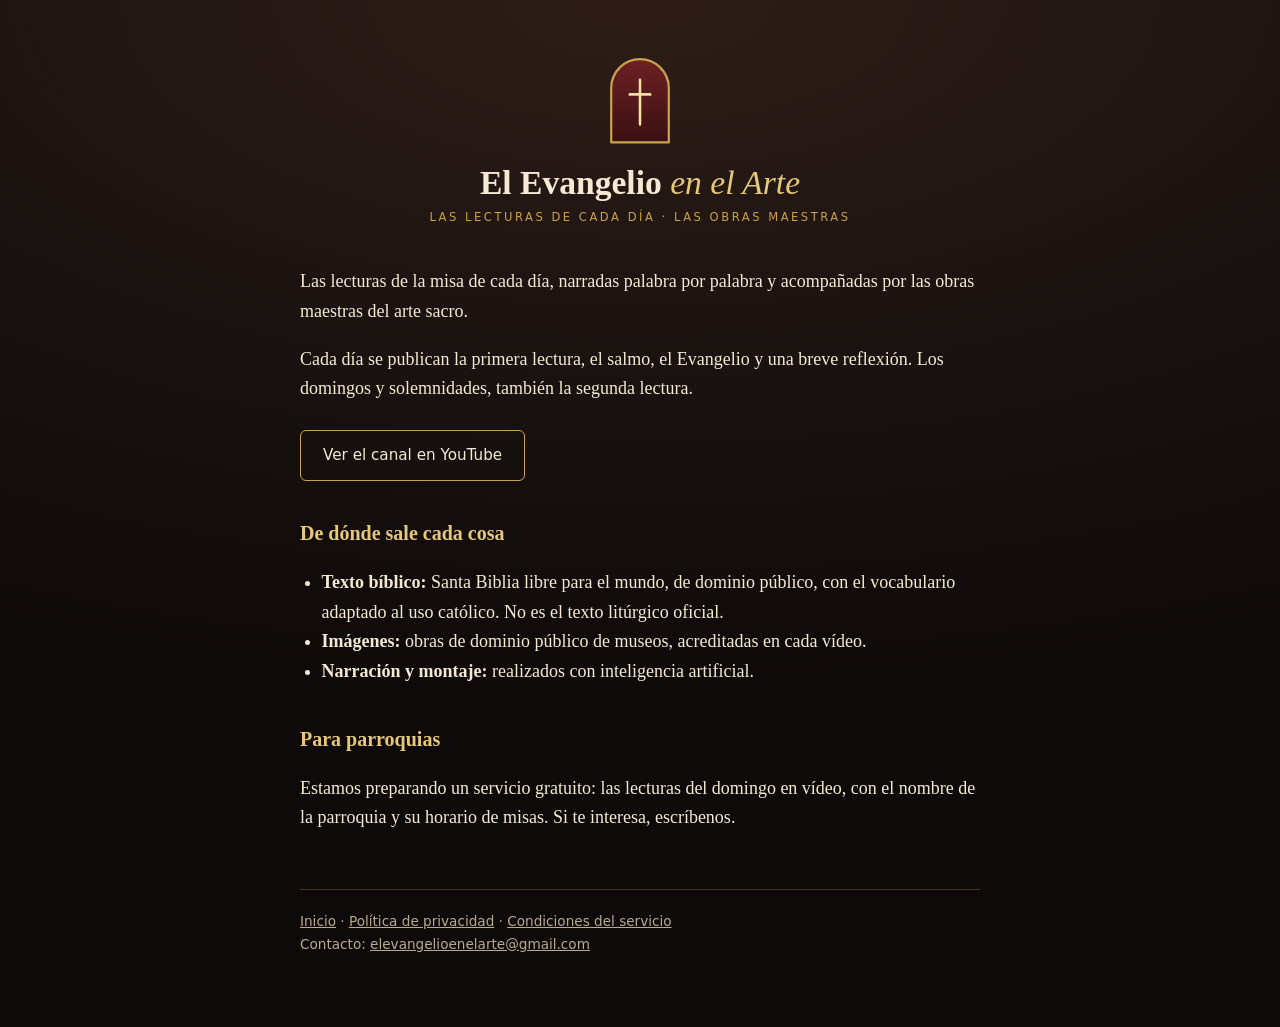
<file: index.html>
<!doctype html>
<html lang="es">
<head>
<meta charset="utf-8">
<meta name="viewport" content="width=device-width, initial-scale=1">
<title>El Evangelio en el Arte</title>
<meta name="description" content="Las lecturas de la misa de cada día, narradas sobre las obras maestras del arte sacro.">
<style>
:root{--tinta:#14100e;--tinta2:#241813;--oro:#c9a24b;--oro2:#e6c878;--perg:#f4ead4;--gris:#b9ab93}
*{box-sizing:border-box}
html{background:#0e0a09}
body{margin:0;min-height:100vh;background:radial-gradient(ellipse 120% 700px at 50% 0%,#2e1d17 0%,#17110f 60%,#0e0a09 100%) no-repeat #0e0a09;color:var(--perg);
font-family:Georgia,'Times New Roman',serif;line-height:1.65;font-size:18px}
main{max-width:720px;margin:0 auto;padding:56px 20px 72px}
header{text-align:center;margin-bottom:40px}
.marca{width:64px;height:auto;display:block;margin:0 auto 18px}
h1{font-size:2.1rem;line-height:1.15;margin:0 0 6px;font-weight:600}
h1 em{color:var(--oro2);font-weight:500}
.lema{font-family:system-ui,-apple-system,'Segoe UI',sans-serif;text-transform:uppercase;letter-spacing:.22em;font-size:.72rem;color:var(--oro)}
h2{font-size:1.25rem;color:var(--oro2);margin:36px 0 8px;font-weight:600}
p,li{color:var(--perg)}
a{color:var(--oro2)}
ul{padding-left:1.2em}
.boton{display:inline-block;margin-top:8px;padding:12px 22px;border:1px solid var(--oro);border-radius:6px;text-decoration:none;color:var(--perg);font-family:system-ui,sans-serif;font-size:.95rem}
footer{margin-top:56px;padding-top:20px;border-top:1px solid rgba(201,162,75,.3);font-family:system-ui,sans-serif;font-size:.85rem;color:var(--gris)}
footer a{color:var(--gris)}
</style>
</head>
<body>
<main>
<header>
<svg class="marca" viewBox="0 0 200 280" role="img" aria-label="Emblema de El Evangelio en el Arte" xmlns="http://www.w3.org/2000/svg"><defs><linearGradient id="ox" x1="0" y1="0" x2="0" y2="1"><stop offset="0" stop-color="#6d2023"/><stop offset="1" stop-color="#3a1012"/></linearGradient></defs><path d="M10 270V100A90 90 0 0 1 190 100V270Z" fill="url(#ox)" stroke="#c9a24b" stroke-width="7" stroke-linejoin="round"/><path d="M100 74V214M68 120H132" stroke="#f3dfa6" stroke-width="8" stroke-linecap="round"/></svg>
<h1>El Evangelio <em>en el Arte</em></h1>
<div class="lema">Las lecturas de cada día · Las obras maestras</div>
</header>

<p>Las lecturas de la misa de cada día, narradas palabra por palabra y acompañadas por las obras maestras del arte sacro.</p>
<p>Cada día se publican la primera lectura, el salmo, el Evangelio y una breve reflexión. Los domingos y solemnidades, también la segunda lectura.</p>
<p><a class="boton" href="https://www.youtube.com/@ElEvangelioenelArte">Ver el canal en YouTube</a></p>

<h2>De dónde sale cada cosa</h2>
<ul>
<li><strong>Texto bíblico:</strong> Santa Biblia libre para el mundo, de dominio público, con el vocabulario adaptado al uso católico. No es el texto litúrgico oficial.</li>
<li><strong>Imágenes:</strong> obras de dominio público de museos, acreditadas en cada vídeo.</li>
<li><strong>Narración y montaje:</strong> realizados con inteligencia artificial.</li>
</ul>

<h2>Para parroquias</h2>
<p>Estamos preparando un servicio gratuito: las lecturas del domingo en vídeo, con el nombre de la parroquia y su horario de misas. Si te interesa, escríbenos.</p>

<footer><a href="./">Inicio</a> · <a href="privacidad.html">Política de privacidad</a> · <a href="condiciones.html">Condiciones del servicio</a><br>Contacto: <a href="mailto:elevangelioenelarte@gmail.com">elevangelioenelarte@gmail.com</a></footer>
</main>
</body>
</html>
</file>
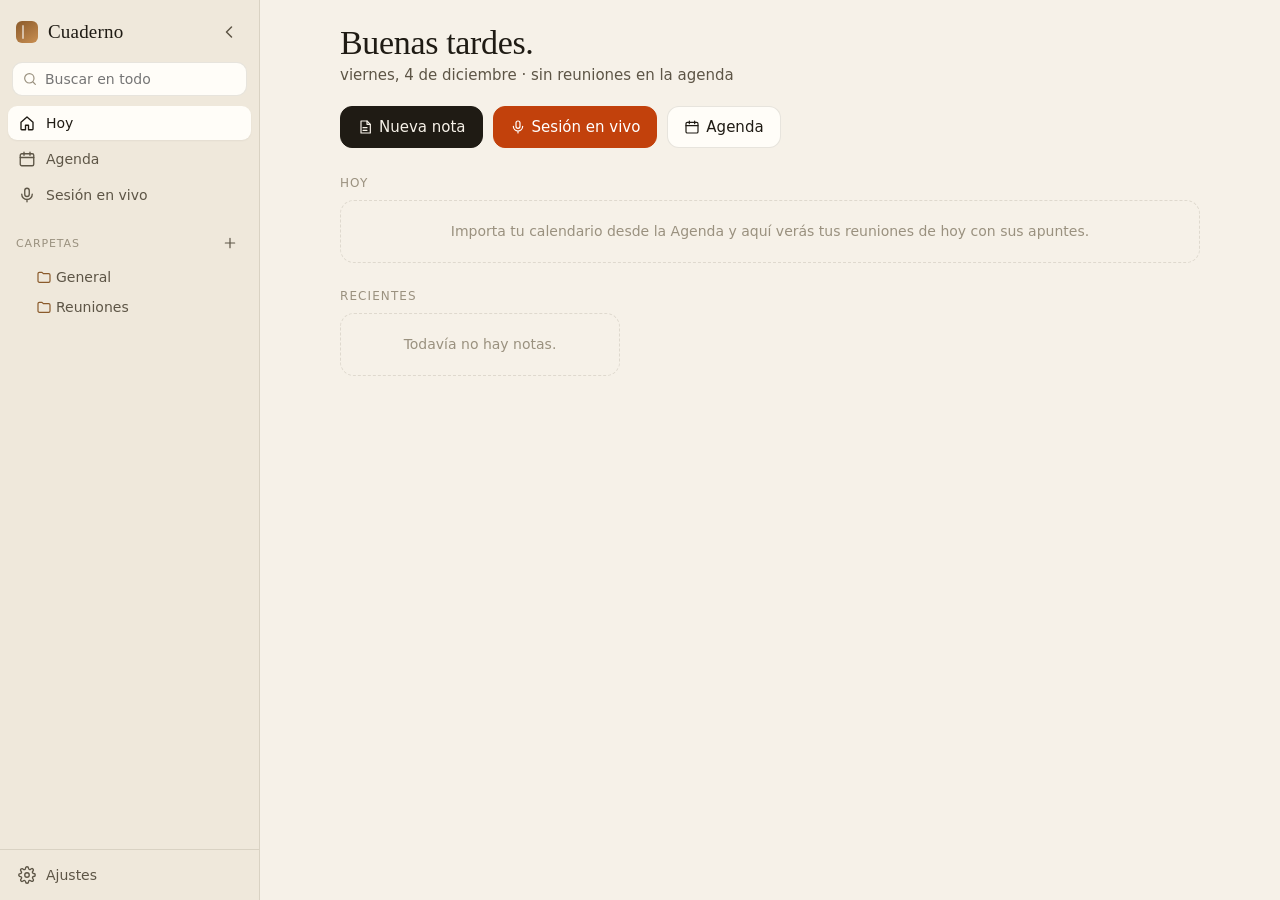
<file: cuaderno/index.html>
<!doctype html>
<html lang="es">
<head>
<meta charset="utf-8">
<title>Cuaderno</title>
<meta name="viewport" content="width=device-width, initial-scale=1, viewport-fit=cover, user-scalable=no">
<meta name="apple-mobile-web-app-capable" content="yes">
<meta name="mobile-web-app-capable" content="yes">
<meta name="apple-mobile-web-app-status-bar-style" content="default">
<meta name="apple-mobile-web-app-title" content="Cuaderno">
<meta name="theme-color" content="#f6f1e8" media="(prefers-color-scheme: light)">
<meta name="theme-color" content="#17150f" media="(prefers-color-scheme: dark)">
<meta name="description" content="Cuaderno con Apple Pencil, carpetas, conversión de manuscrito a texto, sesiones en vivo con transcripción y secretario con Claude.">
<link rel="manifest" href="manifest.webmanifest">
<link rel="apple-touch-icon" href="icons/icon-180.png">
<link rel="icon" type="image/png" sizes="192x192" href="icons/icon-192.png">
<link rel="stylesheet" href="app.css">
</head>
<body>
<div id="app" class="app" data-view="home">

  <!-- ===== Barra lateral ===== -->
  <aside class="sidebar" id="sidebar">
    <div class="sidebar-head">
      <div class="brand">
        <span class="brand-mark"></span>
        <span class="brand-name">Cuaderno</span>
      </div>
      <button class="icon-btn" id="btn-sidebar-close" title="Ocultar">
        <svg viewBox="0 0 24 24"><path d="M15 6l-6 6 6 6"/></svg>
      </button>
    </div>

    <div class="search-wrap">
      <svg viewBox="0 0 24 24"><circle cx="11" cy="11" r="7"/><path d="M20 20l-3.5-3.5"/></svg>
      <input type="search" id="search" placeholder="Buscar en todo" autocomplete="off">
    </div>

    <nav class="nav">
      <button class="nav-item" data-nav="home">
        <svg viewBox="0 0 24 24"><path d="M4 11l8-7 8 7v9a1 1 0 0 1-1 1h-5v-6h-4v6H5a1 1 0 0 1-1-1z"/></svg>
        <span>Hoy</span>
      </button>
      <button class="nav-item" data-nav="agenda">
        <svg viewBox="0 0 24 24"><rect x="3" y="5" width="18" height="16" rx="2"/><path d="M3 10h18M8 3v4M16 3v4"/></svg>
        <span>Agenda</span>
      </button>
      <button class="nav-item" data-nav="live">
        <svg viewBox="0 0 24 24"><rect x="9" y="3" width="6" height="11" rx="3"/><path d="M5 11a7 7 0 0 0 14 0M12 18v3"/></svg>
        <span>Sesión en vivo</span>
        <span class="dot-rec" id="nav-rec-dot" hidden></span>
      </button>
    </nav>

    <div class="tree-head">
      <span>Carpetas</span>
      <button class="icon-btn small" id="btn-new-root-folder" title="Nueva carpeta">
        <svg viewBox="0 0 24 24"><path d="M12 5v14M5 12h14"/></svg>
      </button>
    </div>
    <div class="tree" id="tree"></div>

    <div class="sidebar-foot">
      <button class="nav-item" id="btn-settings">
        <svg viewBox="0 0 24 24"><circle cx="12" cy="12" r="3"/><path d="M19.4 15a1.7 1.7 0 0 0 .3 1.8l.1.1a2 2 0 1 1-2.8 2.8l-.1-.1a1.7 1.7 0 0 0-1.8-.3 1.7 1.7 0 0 0-1 1.5V21a2 2 0 1 1-4 0v-.1a1.7 1.7 0 0 0-1.1-1.5 1.7 1.7 0 0 0-1.8.3l-.1.1a2 2 0 1 1-2.8-2.8l.1-.1a1.7 1.7 0 0 0 .3-1.8 1.7 1.7 0 0 0-1.5-1H3a2 2 0 1 1 0-4h.1a1.7 1.7 0 0 0 1.5-1.1 1.7 1.7 0 0 0-.3-1.8l-.1-.1a2 2 0 1 1 2.8-2.8l.1.1a1.7 1.7 0 0 0 1.8.3H9a1.7 1.7 0 0 0 1-1.5V3a2 2 0 1 1 4 0v.1a1.7 1.7 0 0 0 1 1.5 1.7 1.7 0 0 0 1.8-.3l.1-.1a2 2 0 1 1 2.8 2.8l-.1.1a1.7 1.7 0 0 0-.3 1.8V9a1.7 1.7 0 0 0 1.5 1H21a2 2 0 1 1 0 4h-.1a1.7 1.7 0 0 0-1.5 1z"/></svg>
        <span>Ajustes</span>
      </button>
    </div>
  </aside>
  <div class="scrim" id="scrim"></div>

  <!-- ===== Columna de lista ===== -->
  <section class="list-col" id="list-col">
    <div class="list-head">
      <button class="icon-btn" id="btn-sidebar-open" title="Carpetas">
        <svg viewBox="0 0 24 24"><path d="M4 7h16M4 12h16M4 17h16"/></svg>
      </button>
      <h2 class="list-title" id="list-title">Notas</h2>
      <div class="spacer"></div>
      <button class="icon-btn" id="btn-folder-menu" title="Carpeta">
        <svg viewBox="0 0 24 24"><circle cx="12" cy="5" r="1.5"/><circle cx="12" cy="12" r="1.5"/><circle cx="12" cy="19" r="1.5"/></svg>
      </button>
      <button class="btn primary" id="btn-new-note">
        <svg viewBox="0 0 24 24"><path d="M12 5v14M5 12h14"/></svg><span>Nota</span>
      </button>
    </div>
    <div class="list" id="note-list"></div>
  </section>

  <!-- ===== Área principal ===== -->
  <main class="main" id="main">
    <!-- Hoy -->
    <section class="view view-home" id="view-home"></section>

    <!-- Agenda -->
    <section class="view view-agenda" id="view-agenda"></section>

    <!-- Editor de nota -->
    <section class="view view-note" id="view-note">
      <header class="note-head">
        <button class="icon-btn only-narrow" id="btn-back-list" title="Volver">
          <svg viewBox="0 0 24 24"><path d="M15 6l-6 6 6 6"/></svg>
        </button>
        <input class="note-title" id="note-title" placeholder="Sin título" spellcheck="false">
        <div class="note-meta" id="note-meta"></div>
        <button class="icon-btn" id="btn-note-menu" title="Más">
          <svg viewBox="0 0 24 24"><circle cx="12" cy="5" r="1.5"/><circle cx="12" cy="12" r="1.5"/><circle cx="12" cy="19" r="1.5"/></svg>
        </button>
      </header>

      <div class="toolbar" id="toolbar">
        <div class="tool-group">
          <button class="tool" data-tool="pen" title="Pluma"><svg viewBox="0 0 24 24"><path d="M4 20l4-1 11-11-3-3L5 16z"/><path d="M13 7l3 3"/></svg></button>
          <button class="tool" data-tool="highlighter" title="Subrayador"><svg viewBox="0 0 24 24"><path d="M9 18l-4 1 1-4L16 5l3 3z"/><path d="M4 22h16"/></svg></button>
          <button class="tool" data-tool="eraser" title="Goma"><svg viewBox="0 0 24 24"><path d="M7 20h10M5 15l9-9 5 5-6 6H8z"/></svg></button>
          <button class="tool" data-tool="text" title="Texto escrito a máquina"><svg viewBox="0 0 24 24"><path d="M5 6h14M12 6v13M9 19h6"/></svg></button>
        </div>
        <div class="tool-group colors" id="colors">
          <button class="swatch" data-color="#1f1b14" style="--c:#1f1b14" title="Tinta"></button>
          <button class="swatch" data-color="#1d4ed8" style="--c:#1d4ed8" title="Azul"></button>
          <button class="swatch" data-color="#b91c1c" style="--c:#b91c1c" title="Rojo"></button>
          <button class="swatch" data-color="#15803d" style="--c:#15803d" title="Verde"></button>
          <button class="swatch" data-color="#b45309" style="--c:#b45309" title="Ámbar"></button>
        </div>
        <div class="tool-group widths" id="widths">
          <button class="width" data-width="1.5"><i style="--w:3px"></i></button>
          <button class="width" data-width="2.5"><i style="--w:5px"></i></button>
          <button class="width" data-width="4"><i style="--w:8px"></i></button>
        </div>
        <div class="tool-group">
          <button class="tool" id="btn-undo" title="Deshacer"><svg viewBox="0 0 24 24"><path d="M9 14L4 9l5-5"/><path d="M4 9h11a5 5 0 0 1 0 10h-3"/></svg></button>
          <button class="tool" id="btn-redo" title="Rehacer"><svg viewBox="0 0 24 24"><path d="M15 14l5-5-5-5"/><path d="M20 9H9a5 5 0 0 0 0 10h3"/></svg></button>
        </div>
        <div class="spacer"></div>
        <button class="btn accent" id="btn-convert" title="Convertir manuscrito a texto">
          <svg viewBox="0 0 24 24"><path d="M4 19c3-6 5-9 8-13 3 4 5 7 8 13"/><path d="M8 15h8"/></svg>
          <span>Convertir a texto</span>
        </button>
        <button class="btn" id="btn-add-page" title="Añadir página">
          <svg viewBox="0 0 24 24"><path d="M12 5v14M5 12h14"/></svg><span>Página</span>
        </button>
      </div>

      <div class="pages" id="pages"></div>
    </section>

    <!-- Sesión en vivo -->
    <section class="view view-live" id="view-live"></section>
  </main>

  <!-- ===== Diálogos ===== -->
  <dialog id="dlg-settings" class="sheet">
    <form method="dialog" class="sheet-body">
      <header><h3>Ajustes</h3><button class="icon-btn" value="cancel" formnovalidate><svg viewBox="0 0 24 24"><path d="M6 6l12 12M18 6L6 18"/></svg></button></header>
      <section class="settings">
        <h4>Claude</h4>
        <label>Clave de API de Anthropic
          <input type="password" id="set-apikey" placeholder="sk-ant-…" autocomplete="off">
          <small>Se guarda solo en este iPad. Consíguela en console.anthropic.com.</small>
        </label>
        <label>Modelo
          <select id="set-model">
            <option value="claude-fable-5-1">Claude Fable 5.1 · el más capaz</option>
            <option value="claude-opus-5-5">Claude Opus 5.5 · equilibrado</option>
            <option value="claude-sonnet-5-5">Claude Sonnet 5.5 · rápido</option>
          </select>
        </label>
        <label>Cómo quieres que te trate el secretario
          <input type="text" id="set-persona" placeholder="Ej.: Soy Felipe, director de RR. HH.; trabajo con Fundación Juan XXIII y Nine Sapiens.">
          <small>Contexto breve que Claude tendrá en cuenta en actas y resúmenes.</small>
        </label>

        <h4>Escritura</h4>
        <label class="row"><span>Solo Apple Pencil dibuja (el dedo desplaza)</span><input type="checkbox" id="set-pencil-only"></label>
        <label>Papel
          <select id="set-paper">
            <option value="ruled">Rayado</option>
            <option value="grid">Cuadrícula</option>
            <option value="dots">Punteado</option>
            <option value="blank">Liso</option>
          </select>
        </label>

        <h4>Sesión en vivo</h4>
        <label>Idioma de la transcripción
          <select id="set-lang">
            <option value="es-ES">Español (España)</option>
            <option value="es-MX">Español (México)</option>
            <option value="pt-BR">Português (Brasil)</option>
            <option value="pt-PT">Português (Portugal)</option>
            <option value="en-US">English (US)</option>
            <option value="en-GB">English (UK)</option>
            <option value="ca-ES">Català</option>
            <option value="fr-FR">Français</option>
            <option value="de-DE">Deutsch</option>
            <option value="it-IT">Italiano</option>
          </select>
        </label>
        <label>Resumen automático cada
          <select id="set-auto-summary">
            <option value="0">Nunca</option>
            <option value="3">3 minutos</option>
            <option value="5" selected>5 minutos</option>
            <option value="10">10 minutos</option>
          </select>
        </label>

        <h4>Calendarios</h4>
        <label>ID de cliente de Google (opcional)
          <input type="text" id="set-google-client" placeholder="xxxx.apps.googleusercontent.com" autocomplete="off">
          <small>Para conectar Google Calendar en directo. Sin esto, importa archivos .ics (iCloud, Outlook, Google).</small>
        </label>

        <h4>Datos</h4>
        <div class="btn-row">
          <button type="button" class="btn" id="btn-export">Exportar copia</button>
          <button type="button" class="btn" id="btn-import">Importar copia</button>
          <input type="file" id="file-import" accept="application/json,.json" hidden>
        </div>
        <small id="storage-info"></small>
      </section>
      <footer><button class="btn primary" value="ok" id="btn-settings-save">Guardar</button></footer>
    </form>
  </dialog>

  <dialog id="dlg-convert" class="sheet">
    <div class="sheet-body">
      <header><h3>Manuscrito a texto</h3><button class="icon-btn" id="dlg-convert-close"><svg viewBox="0 0 24 24"><path d="M6 6l12 12M18 6L6 18"/></svg></button></header>
      <div class="convert-body">
        <div class="convert-status" id="convert-status">Leyendo tu letra…</div>
        <textarea id="convert-text" rows="10" spellcheck="true"></textarea>
      </div>
      <footer class="btn-row">
        <button class="btn" id="convert-keep">Insertar y conservar tinta</button>
        <button class="btn primary" id="convert-replace">Insertar y limpiar tinta</button>
      </footer>
    </div>
  </dialog>

  <dialog id="dlg-prompt" class="sheet small">
    <form method="dialog" class="sheet-body">
      <header><h3 id="prompt-title">Nombre</h3></header>
      <div class="convert-body"><input type="text" id="prompt-input" autocomplete="off"></div>
      <footer class="btn-row">
        <button class="btn" value="cancel" formnovalidate>Cancelar</button>
        <button class="btn primary" value="ok" id="prompt-ok">Aceptar</button>
      </footer>
    </form>
  </dialog>

  <dialog id="dlg-move" class="sheet small">
    <div class="sheet-body">
      <header><h3>Mover a carpeta</h3><button class="icon-btn" id="dlg-move-close"><svg viewBox="0 0 24 24"><path d="M6 6l12 12M18 6L6 18"/></svg></button></header>
      <div class="move-list" id="move-list"></div>
    </div>
  </dialog>

  <div class="menu" id="ctx-menu" hidden></div>
  <div class="toast" id="toast" hidden></div>
</div>

<script type="module" src="app.js"></script>
</body>
</html>
</file>
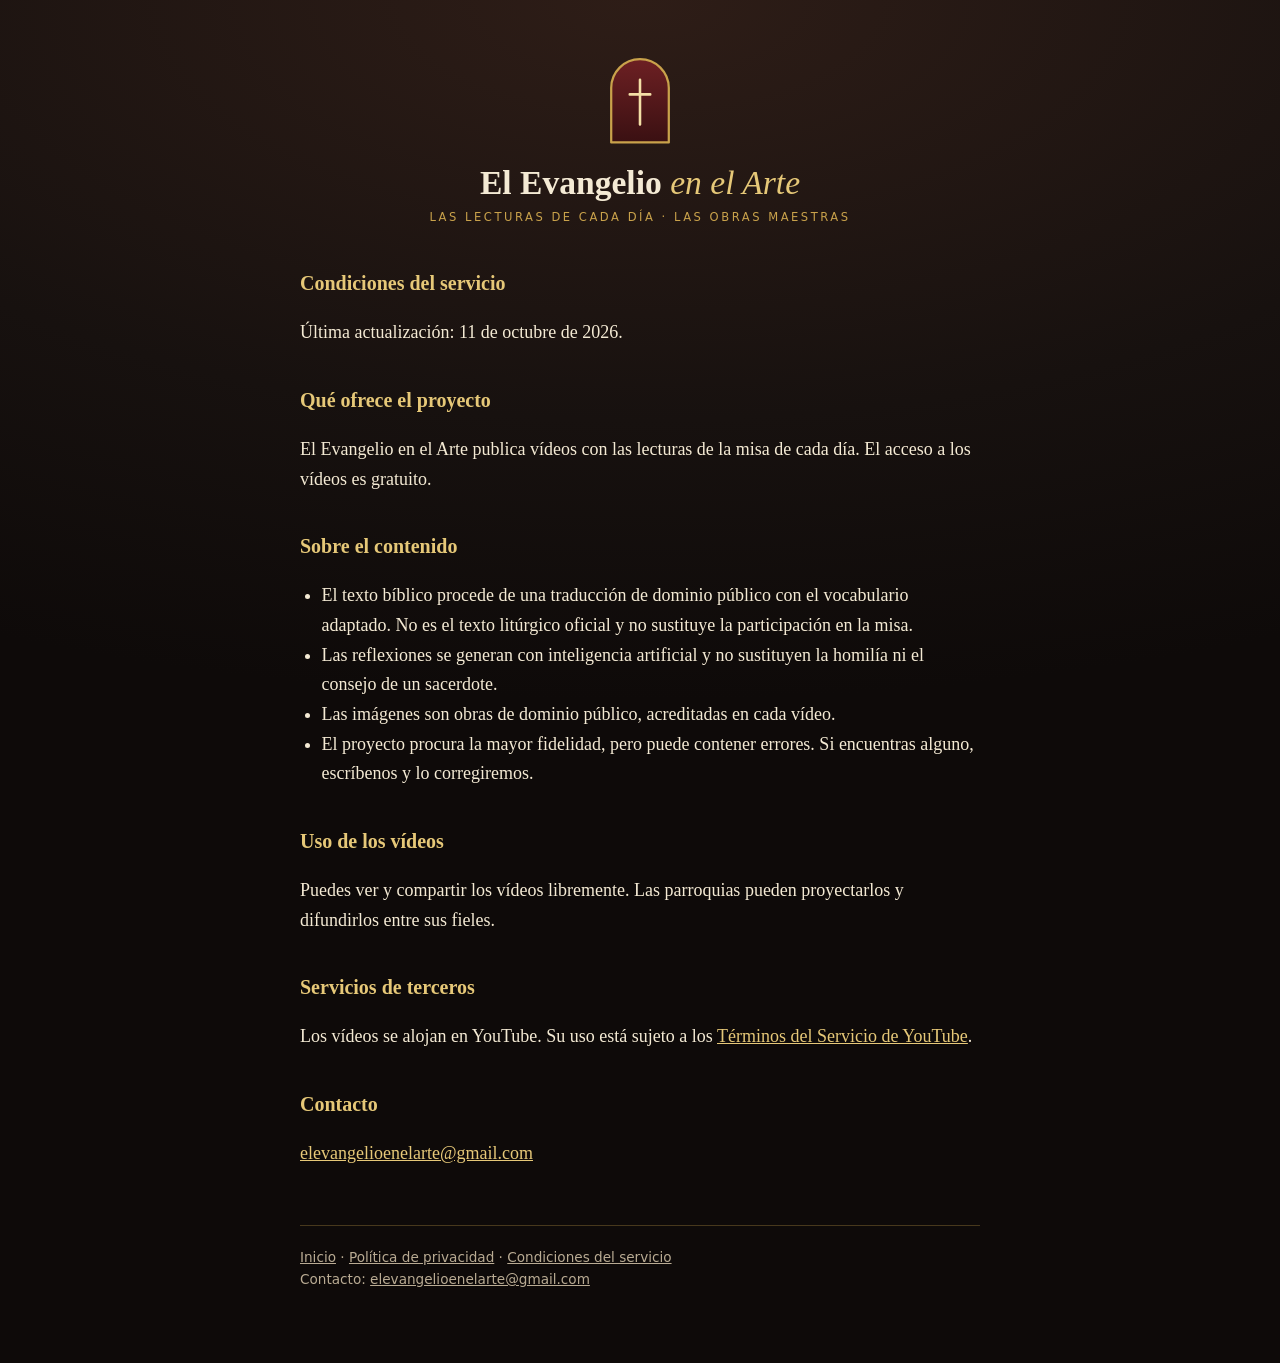
<file: condiciones.html>
<!doctype html>
<html lang="es">
<head>
<meta charset="utf-8">
<meta name="viewport" content="width=device-width, initial-scale=1">
<title>Condiciones del servicio · El Evangelio en el Arte</title>
<meta name="description" content="Condiciones de uso de El Evangelio en el Arte.">
<style>
:root{--tinta:#14100e;--tinta2:#241813;--oro:#c9a24b;--oro2:#e6c878;--perg:#f4ead4;--gris:#b9ab93}
*{box-sizing:border-box}
html{background:#0e0a09}
body{margin:0;min-height:100vh;background:radial-gradient(ellipse 120% 700px at 50% 0%,#2e1d17 0%,#17110f 60%,#0e0a09 100%) no-repeat #0e0a09;color:var(--perg);
font-family:Georgia,'Times New Roman',serif;line-height:1.65;font-size:18px}
main{max-width:720px;margin:0 auto;padding:56px 20px 72px}
header{text-align:center;margin-bottom:40px}
.marca{width:64px;height:auto;display:block;margin:0 auto 18px}
h1{font-size:2.1rem;line-height:1.15;margin:0 0 6px;font-weight:600}
h1 em{color:var(--oro2);font-weight:500}
.lema{font-family:system-ui,-apple-system,'Segoe UI',sans-serif;text-transform:uppercase;letter-spacing:.22em;font-size:.72rem;color:var(--oro)}
h2{font-size:1.25rem;color:var(--oro2);margin:36px 0 8px;font-weight:600}
p,li{color:var(--perg)}
a{color:var(--oro2)}
ul{padding-left:1.2em}
.boton{display:inline-block;margin-top:8px;padding:12px 22px;border:1px solid var(--oro);border-radius:6px;text-decoration:none;color:var(--perg);font-family:system-ui,sans-serif;font-size:.95rem}
footer{margin-top:56px;padding-top:20px;border-top:1px solid rgba(201,162,75,.3);font-family:system-ui,sans-serif;font-size:.85rem;color:var(--gris)}
footer a{color:var(--gris)}
</style>
</head>
<body>
<main>
<header>
<svg class="marca" viewBox="0 0 200 280" role="img" aria-label="Emblema de El Evangelio en el Arte" xmlns="http://www.w3.org/2000/svg"><defs><linearGradient id="ox" x1="0" y1="0" x2="0" y2="1"><stop offset="0" stop-color="#6d2023"/><stop offset="1" stop-color="#3a1012"/></linearGradient></defs><path d="M10 270V100A90 90 0 0 1 190 100V270Z" fill="url(#ox)" stroke="#c9a24b" stroke-width="7" stroke-linejoin="round"/><path d="M100 74V214M68 120H132" stroke="#f3dfa6" stroke-width="8" stroke-linecap="round"/></svg>
<h1>El Evangelio <em>en el Arte</em></h1>
<div class="lema">Las lecturas de cada día · Las obras maestras</div>
</header>

<h2>Condiciones del servicio</h2>
<p>Última actualización: 11 de octubre de 2026.</p>

<h2>Qué ofrece el proyecto</h2>
<p>El Evangelio en el Arte publica vídeos con las lecturas de la misa de cada día. El acceso a los vídeos es gratuito.</p>

<h2>Sobre el contenido</h2>
<ul>
<li>El texto bíblico procede de una traducción de dominio público con el vocabulario adaptado. No es el texto litúrgico oficial y no sustituye la participación en la misa.</li>
<li>Las reflexiones se generan con inteligencia artificial y no sustituyen la homilía ni el consejo de un sacerdote.</li>
<li>Las imágenes son obras de dominio público, acreditadas en cada vídeo.</li>
<li>El proyecto procura la mayor fidelidad, pero puede contener errores. Si encuentras alguno, escríbenos y lo corregiremos.</li>
</ul>

<h2>Uso de los vídeos</h2>
<p>Puedes ver y compartir los vídeos libremente. Las parroquias pueden proyectarlos y difundirlos entre sus fieles.</p>

<h2>Servicios de terceros</h2>
<p>Los vídeos se alojan en YouTube. Su uso está sujeto a los <a href="https://www.youtube.com/t/terms">Términos del Servicio de YouTube</a>.</p>

<h2>Contacto</h2>
<p><a href="mailto:elevangelioenelarte@gmail.com">elevangelioenelarte@gmail.com</a></p>

<footer><a href="./">Inicio</a> · <a href="privacidad.html">Política de privacidad</a> · <a href="condiciones.html">Condiciones del servicio</a><br>Contacto: <a href="mailto:elevangelioenelarte@gmail.com">elevangelioenelarte@gmail.com</a></footer>
</main>
</body>
</html>
</file>
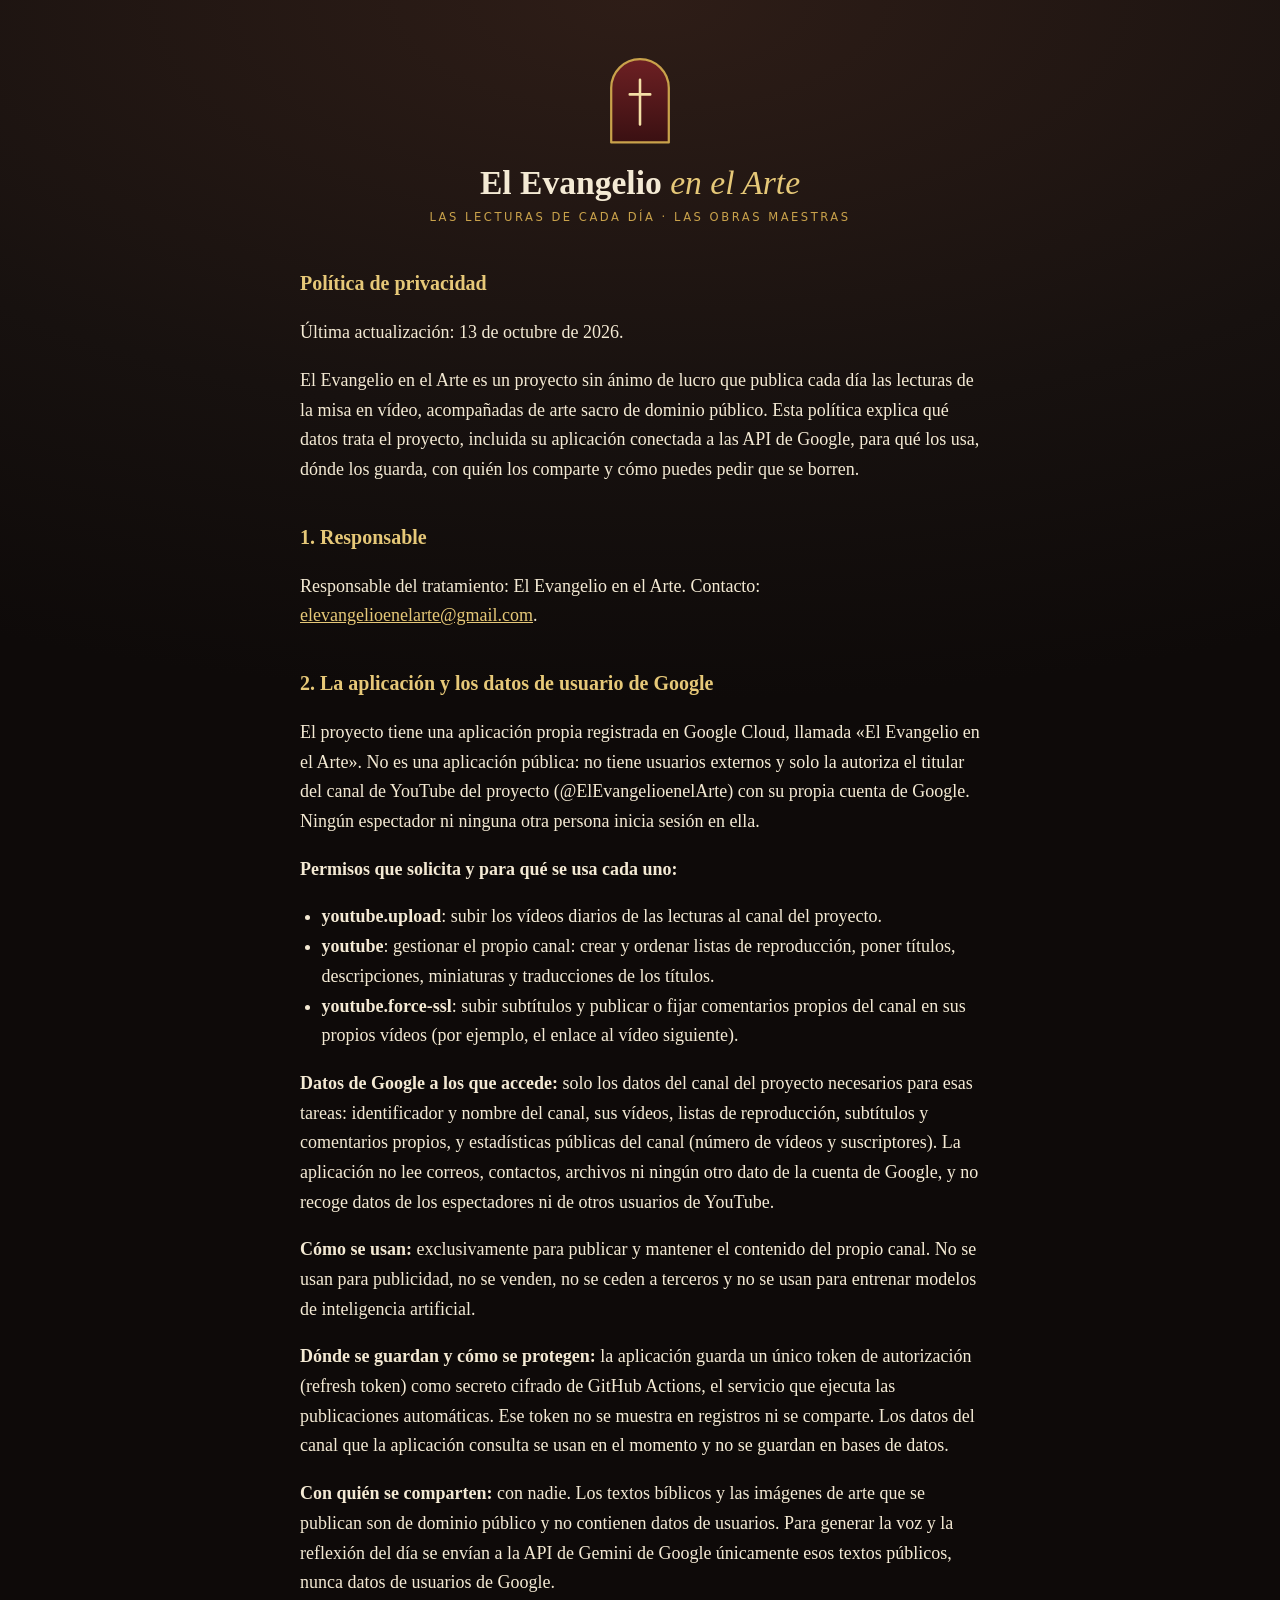
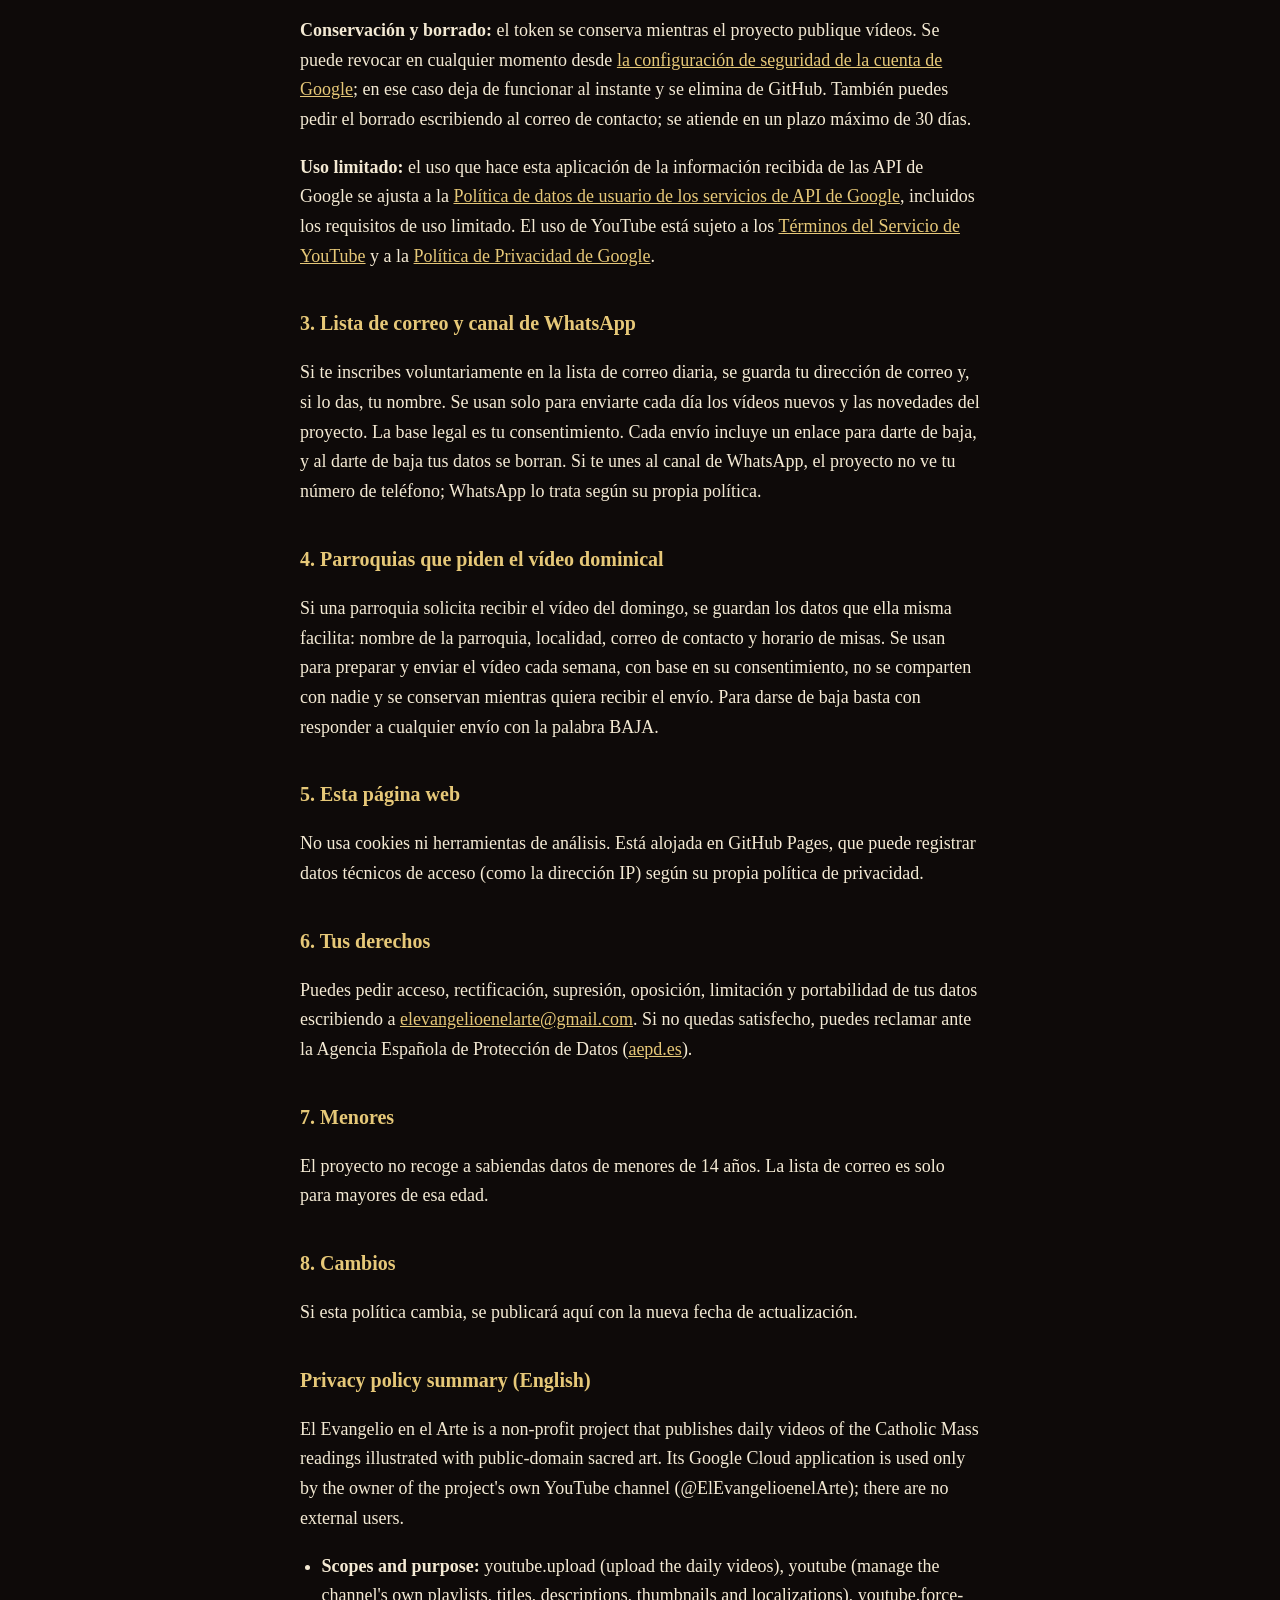
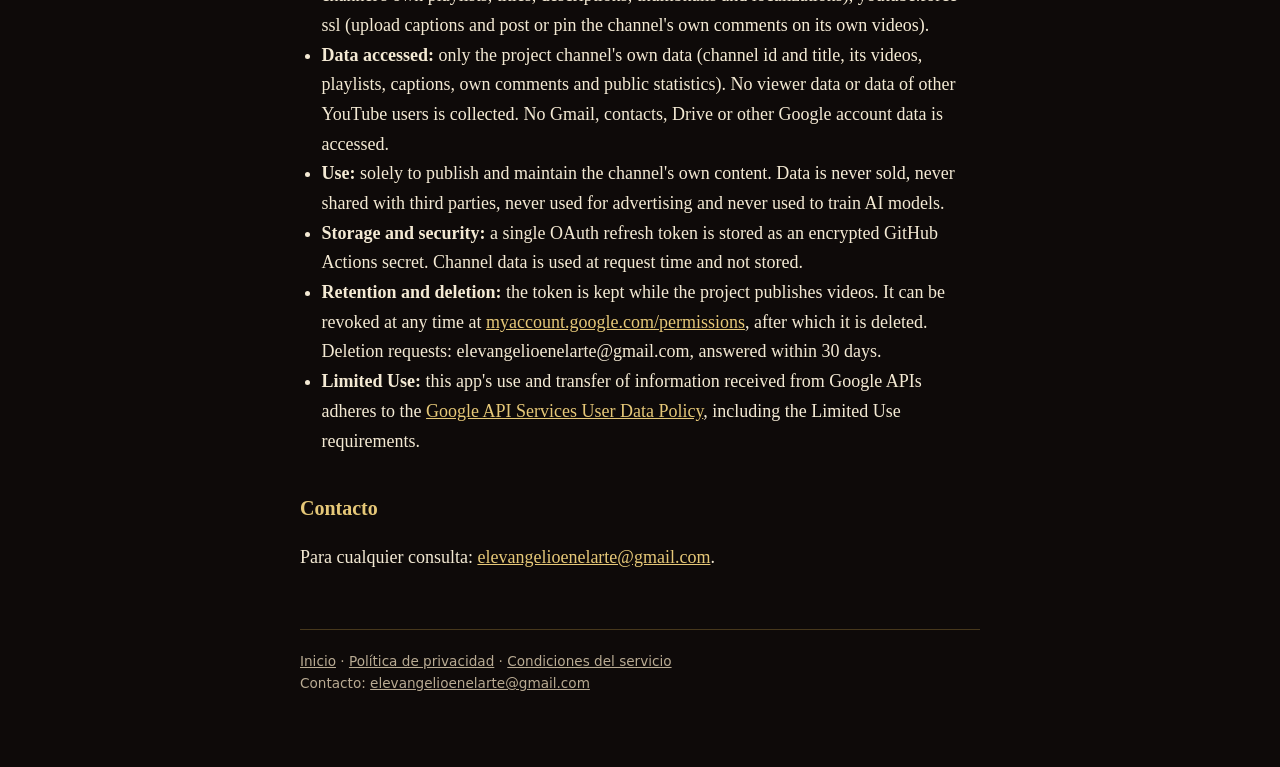
<file: privacidad.html>
<!doctype html>
<html lang="es">
<head>
<meta charset="utf-8">
<meta name="viewport" content="width=device-width, initial-scale=1">
<title>Política de privacidad · El Evangelio en el Arte</title>
<meta name="description" content="Qué datos trata El Evangelio en el Arte y para qué.">
<style>
:root{--tinta:#14100e;--tinta2:#241813;--oro:#c9a24b;--oro2:#e6c878;--perg:#f4ead4;--gris:#b9ab93}
*{box-sizing:border-box}
html{background:#0e0a09}
body{margin:0;min-height:100vh;background:radial-gradient(ellipse 120% 700px at 50% 0%,#2e1d17 0%,#17110f 60%,#0e0a09 100%) no-repeat #0e0a09;color:var(--perg);
font-family:Georgia,'Times New Roman',serif;line-height:1.65;font-size:18px}
main{max-width:720px;margin:0 auto;padding:56px 20px 72px}
header{text-align:center;margin-bottom:40px}
.marca{width:64px;height:auto;display:block;margin:0 auto 18px}
h1{font-size:2.1rem;line-height:1.15;margin:0 0 6px;font-weight:600}
h1 em{color:var(--oro2);font-weight:500}
.lema{font-family:system-ui,-apple-system,'Segoe UI',sans-serif;text-transform:uppercase;letter-spacing:.22em;font-size:.72rem;color:var(--oro)}
h2{font-size:1.25rem;color:var(--oro2);margin:36px 0 8px;font-weight:600}
p,li{color:var(--perg)}
a{color:var(--oro2)}
ul{padding-left:1.2em}
.boton{display:inline-block;margin-top:8px;padding:12px 22px;border:1px solid var(--oro);border-radius:6px;text-decoration:none;color:var(--perg);font-family:system-ui,sans-serif;font-size:.95rem}
footer{margin-top:56px;padding-top:20px;border-top:1px solid rgba(201,162,75,.3);font-family:system-ui,sans-serif;font-size:.85rem;color:var(--gris)}
footer a{color:var(--gris)}
</style>
</head>
<body>
<main>
<header>
<svg class="marca" viewBox="0 0 200 280" role="img" aria-label="Emblema de El Evangelio en el Arte" xmlns="http://www.w3.org/2000/svg"><defs><linearGradient id="ox" x1="0" y1="0" x2="0" y2="1"><stop offset="0" stop-color="#6d2023"/><stop offset="1" stop-color="#3a1012"/></linearGradient></defs><path d="M10 270V100A90 90 0 0 1 190 100V270Z" fill="url(#ox)" stroke="#c9a24b" stroke-width="7" stroke-linejoin="round"/><path d="M100 74V214M68 120H132" stroke="#f3dfa6" stroke-width="8" stroke-linecap="round"/></svg>
<h1>El Evangelio <em>en el Arte</em></h1>
<div class="lema">Las lecturas de cada día · Las obras maestras</div>
</header>

<h2>Política de privacidad</h2>
<p>Última actualización: 13 de octubre de 2026.</p>
<p>El Evangelio en el Arte es un proyecto sin ánimo de lucro que publica cada día las lecturas de la misa en vídeo, acompañadas de arte sacro de dominio público. Esta política explica qué datos trata el proyecto, incluida su aplicación conectada a las API de Google, para qué los usa, dónde los guarda, con quién los comparte y cómo puedes pedir que se borren.</p>

<h2>1. Responsable</h2>
<p>Responsable del tratamiento: El Evangelio en el Arte. Contacto: <a href="mailto:elevangelioenelarte@gmail.com">elevangelioenelarte@gmail.com</a>.</p>

<h2>2. La aplicación y los datos de usuario de Google</h2>
<p>El proyecto tiene una aplicación propia registrada en Google Cloud, llamada «El Evangelio en el Arte». No es una aplicación pública: no tiene usuarios externos y solo la autoriza el titular del canal de YouTube del proyecto (@ElEvangelioenelArte) con su propia cuenta de Google. Ningún espectador ni ninguna otra persona inicia sesión en ella.</p>
<p><strong>Permisos que solicita y para qué se usa cada uno:</strong></p>
<ul>
<li><strong>youtube.upload</strong>: subir los vídeos diarios de las lecturas al canal del proyecto.</li>
<li><strong>youtube</strong>: gestionar el propio canal: crear y ordenar listas de reproducción, poner títulos, descripciones, miniaturas y traducciones de los títulos.</li>
<li><strong>youtube.force-ssl</strong>: subir subtítulos y publicar o fijar comentarios propios del canal en sus propios vídeos (por ejemplo, el enlace al vídeo siguiente).</li>
</ul>
<p><strong>Datos de Google a los que accede:</strong> solo los datos del canal del proyecto necesarios para esas tareas: identificador y nombre del canal, sus vídeos, listas de reproducción, subtítulos y comentarios propios, y estadísticas públicas del canal (número de vídeos y suscriptores). La aplicación no lee correos, contactos, archivos ni ningún otro dato de la cuenta de Google, y no recoge datos de los espectadores ni de otros usuarios de YouTube.</p>
<p><strong>Cómo se usan:</strong> exclusivamente para publicar y mantener el contenido del propio canal. No se usan para publicidad, no se venden, no se ceden a terceros y no se usan para entrenar modelos de inteligencia artificial.</p>
<p><strong>Dónde se guardan y cómo se protegen:</strong> la aplicación guarda un único token de autorización (refresh token) como secreto cifrado de GitHub Actions, el servicio que ejecuta las publicaciones automáticas. Ese token no se muestra en registros ni se comparte. Los datos del canal que la aplicación consulta se usan en el momento y no se guardan en bases de datos.</p>
<p><strong>Con quién se comparten:</strong> con nadie. Los textos bíblicos y las imágenes de arte que se publican son de dominio público y no contienen datos de usuarios. Para generar la voz y la reflexión del día se envían a la API de Gemini de Google únicamente esos textos públicos, nunca datos de usuarios de Google.</p>
<p><strong>Conservación y borrado:</strong> el token se conserva mientras el proyecto publique vídeos. Se puede revocar en cualquier momento desde <a href="https://myaccount.google.com/permissions">la configuración de seguridad de la cuenta de Google</a>; en ese caso deja de funcionar al instante y se elimina de GitHub. También puedes pedir el borrado escribiendo al correo de contacto; se atiende en un plazo máximo de 30 días.</p>
<p><strong>Uso limitado:</strong> el uso que hace esta aplicación de la información recibida de las API de Google se ajusta a la <a href="https://developers.google.com/terms/api-services-user-data-policy">Política de datos de usuario de los servicios de API de Google</a>, incluidos los requisitos de uso limitado. El uso de YouTube está sujeto a los <a href="https://www.youtube.com/t/terms">Términos del Servicio de YouTube</a> y a la <a href="https://policies.google.com/privacy">Política de Privacidad de Google</a>.</p>

<h2>3. Lista de correo y canal de WhatsApp</h2>
<p>Si te inscribes voluntariamente en la lista de correo diaria, se guarda tu dirección de correo y, si lo das, tu nombre. Se usan solo para enviarte cada día los vídeos nuevos y las novedades del proyecto. La base legal es tu consentimiento. Cada envío incluye un enlace para darte de baja, y al darte de baja tus datos se borran. Si te unes al canal de WhatsApp, el proyecto no ve tu número de teléfono; WhatsApp lo trata según su propia política.</p>

<h2>4. Parroquias que piden el vídeo dominical</h2>
<p>Si una parroquia solicita recibir el vídeo del domingo, se guardan los datos que ella misma facilita: nombre de la parroquia, localidad, correo de contacto y horario de misas. Se usan para preparar y enviar el vídeo cada semana, con base en su consentimiento, no se comparten con nadie y se conservan mientras quiera recibir el envío. Para darse de baja basta con responder a cualquier envío con la palabra BAJA.</p>

<h2>5. Esta página web</h2>
<p>No usa cookies ni herramientas de análisis. Está alojada en GitHub Pages, que puede registrar datos técnicos de acceso (como la dirección IP) según su propia política de privacidad.</p>

<h2>6. Tus derechos</h2>
<p>Puedes pedir acceso, rectificación, supresión, oposición, limitación y portabilidad de tus datos escribiendo a <a href="mailto:elevangelioenelarte@gmail.com">elevangelioenelarte@gmail.com</a>. Si no quedas satisfecho, puedes reclamar ante la Agencia Española de Protección de Datos (<a href="https://www.aepd.es">aepd.es</a>).</p>

<h2>7. Menores</h2>
<p>El proyecto no recoge a sabiendas datos de menores de 14 años. La lista de correo es solo para mayores de esa edad.</p>

<h2>8. Cambios</h2>
<p>Si esta política cambia, se publicará aquí con la nueva fecha de actualización.</p>

<h2 lang="en">Privacy policy summary (English)</h2>
<div lang="en">
<p>El Evangelio en el Arte is a non-profit project that publishes daily videos of the Catholic Mass readings illustrated with public-domain sacred art. Its Google Cloud application is used only by the owner of the project's own YouTube channel (@ElEvangelioenelArte); there are no external users.</p>
<ul>
<li><strong>Scopes and purpose:</strong> youtube.upload (upload the daily videos), youtube (manage the channel's own playlists, titles, descriptions, thumbnails and localizations), youtube.force-ssl (upload captions and post or pin the channel's own comments on its own videos).</li>
<li><strong>Data accessed:</strong> only the project channel's own data (channel id and title, its videos, playlists, captions, own comments and public statistics). No viewer data or data of other YouTube users is collected. No Gmail, contacts, Drive or other Google account data is accessed.</li>
<li><strong>Use:</strong> solely to publish and maintain the channel's own content. Data is never sold, never shared with third parties, never used for advertising and never used to train AI models.</li>
<li><strong>Storage and security:</strong> a single OAuth refresh token is stored as an encrypted GitHub Actions secret. Channel data is used at request time and not stored.</li>
<li><strong>Retention and deletion:</strong> the token is kept while the project publishes videos. It can be revoked at any time at <a href="https://myaccount.google.com/permissions">myaccount.google.com/permissions</a>, after which it is deleted. Deletion requests: elevangelioenelarte@gmail.com, answered within 30 days.</li>
<li><strong>Limited Use:</strong> this app's use and transfer of information received from Google APIs adheres to the <a href="https://developers.google.com/terms/api-services-user-data-policy">Google API Services User Data Policy</a>, including the Limited Use requirements.</li>
</ul>
</div>

<h2>Contacto</h2>
<p>Para cualquier consulta: <a href="mailto:elevangelioenelarte@gmail.com">elevangelioenelarte@gmail.com</a>.</p>

<footer><a href="./">Inicio</a> · <a href="privacidad.html">Política de privacidad</a> · <a href="condiciones.html">Condiciones del servicio</a><br>Contacto: <a href="mailto:elevangelioenelarte@gmail.com">elevangelioenelarte@gmail.com</a></footer>
</main>
</body>
</html>
</file>
<file: cuaderno/app.css>
/* ========== Tokens ========== */
:root {
  --bg: #f6f1e8;
  --bg-2: #efe8db;
  --paper: #fffdf8;
  --paper-line: rgba(70, 60, 40, .14);
  --paper-margin: rgba(190, 60, 50, .35);
  --ink: #1f1b14;
  --ink-2: #5d5546;
  --ink-3: #9a917f;
  --line: rgba(60, 50, 30, .12);
  --accent: #8a5a2b;
  --accent-ink: #fff;
  --accent-soft: rgba(138, 90, 43, .12);
  --rec: #c2410c;
  --ok: #15803d;
  --shadow: 0 1px 2px rgba(40, 30, 10, .06), 0 12px 32px -12px rgba(40, 30, 10, .25);
  --radius: 14px;
  --sidebar-w: 260px;
  --list-w: 320px;
  --font: -apple-system, BlinkMacSystemFont, "SF Pro Text", "Helvetica Neue", Inter, system-ui, sans-serif;
  --serif: ui-serif, "New York", "Iowan Old Style", Georgia, "Times New Roman", serif;
  --mono: ui-monospace, "SF Mono", Menlo, monospace;
  --sat: env(safe-area-inset-top, 0px);
  --sab: env(safe-area-inset-bottom, 0px);
  color-scheme: light dark;
}
@media (prefers-color-scheme: dark) {
  :root {
    --bg: #17150f;
    --bg-2: #1f1c15;
    --paper: #221f18;
    --paper-line: rgba(255, 240, 200, .10);
    --paper-margin: rgba(220, 90, 70, .35);
    --ink: #ece5d6;
    --ink-2: #b5ab97;
    --ink-3: #7c7463;
    --line: rgba(255, 240, 200, .10);
    --accent: #d2a26b;
    --accent-ink: #1a1308;
    --accent-soft: rgba(210, 162, 107, .14);
    --shadow: 0 1px 2px rgba(0, 0, 0, .3), 0 12px 32px -12px rgba(0, 0, 0, .6);
  }
  .swatch[data-color="#1f1b14"] { --c: #ece5d6; }
  .swatch[data-color="#1d4ed8"] { --c: #7aa2ff; }
  .swatch[data-color="#b91c1c"] { --c: #f87171; }
  .swatch[data-color="#15803d"] { --c: #4ade80; }
  .swatch[data-color="#b45309"] { --c: #fbbf24; }
}

/* ========== Base ========== */
* { box-sizing: border-box; -webkit-tap-highlight-color: transparent; }
html, body { height: 100%; margin: 0; overscroll-behavior: none; }
body {
  font-family: var(--font);
  color: var(--ink);
  background: var(--bg);
  -webkit-font-smoothing: antialiased;
  -webkit-text-size-adjust: 100%;
  -webkit-user-select: none; user-select: none;
}
input, textarea, select, [contenteditable] { -webkit-user-select: text; user-select: text; font: inherit; color: inherit; }
button { font: inherit; color: inherit; background: none; border: 0; padding: 0; cursor: pointer; }
svg { width: 20px; height: 20px; fill: none; stroke: currentColor; stroke-width: 1.8; stroke-linecap: round; stroke-linejoin: round; flex: none; }
h1, h2, h3, h4 { margin: 0; font-weight: 600; }
.spacer { flex: 1; }
[hidden] { display: none !important; }
small { color: var(--ink-3); font-size: 12px; line-height: 1.35; display: block; margin-top: 4px; }

/* ========== Layout ========== */
.app {
  height: 100%;
  display: grid;
  grid-template-columns: var(--sidebar-w) var(--list-w) 1fr;
  overflow: hidden;
}
.sidebar, .list-col, .main { min-width: 0; min-height: 0; }

.app[data-view="home"] .list-col,
.app[data-view="agenda"] .list-col,
.app[data-view="live"] .list-col { display: none; }
.app[data-view="home"], .app[data-view="agenda"], .app[data-view="live"] { grid-template-columns: var(--sidebar-w) 1fr; }

/* ========== Sidebar ========== */
.sidebar {
  background: var(--bg-2);
  border-right: 1px solid var(--line);
  display: flex; flex-direction: column;
  padding-top: var(--sat);
}
.sidebar-head { display: flex; align-items: center; padding: 14px 12px 8px 16px; }
.brand { display: flex; align-items: center; gap: 10px; flex: 1; }
.brand-mark {
  width: 22px; height: 22px; border-radius: 6px;
  background: linear-gradient(145deg, var(--accent), #c98f52);
  position: relative;
}
.brand-mark::after { content: ""; position: absolute; left: 6px; top: 4px; width: 2px; height: 14px; background: rgba(255,255,255,.55); border-radius: 2px; }
.brand-name { font-family: var(--serif); font-size: 19px; letter-spacing: .01em; }

.search-wrap { position: relative; margin: 4px 12px 10px; }
.search-wrap svg { position: absolute; left: 10px; top: 9px; width: 16px; height: 16px; color: var(--ink-3); }
.search-wrap input {
  width: 100%; padding: 8px 10px 8px 32px; border-radius: 10px; border: 1px solid var(--line);
  background: var(--paper); outline: none; font-size: 14px;
}
.search-wrap input:focus { border-color: var(--accent); }

.nav { display: flex; flex-direction: column; gap: 2px; padding: 0 8px; }
.nav-item {
  display: flex; align-items: center; gap: 10px; padding: 8px 10px; border-radius: 9px;
  font-size: 14px; text-align: left; color: var(--ink-2); position: relative;
}
.nav-item svg { width: 18px; height: 18px; }
.nav-item:hover { background: rgba(0,0,0,.04); }
.nav-item.active { background: var(--paper); color: var(--ink); box-shadow: 0 1px 2px rgba(0,0,0,.05); }
.dot-rec { width: 8px; height: 8px; border-radius: 50%; background: var(--rec); margin-left: auto; animation: pulse 1.2s infinite; }
@keyframes pulse { 0%,100% { opacity: 1 } 50% { opacity: .35 } }

.tree-head {
  display: flex; align-items: center; justify-content: space-between;
  padding: 18px 16px 6px; font-size: 11px; text-transform: uppercase; letter-spacing: .08em; color: var(--ink-3);
}
.tree { flex: 1; overflow: auto; padding: 0 8px 8px; }
.tree-node { display: flex; align-items: center; gap: 4px; padding: 6px 6px; border-radius: 8px; font-size: 14px; color: var(--ink-2); }
.tree-node:hover { background: rgba(0,0,0,.04); }
.tree-node.active { background: var(--paper); color: var(--ink); box-shadow: 0 1px 2px rgba(0,0,0,.05); }
.tree-node .twisty { width: 18px; height: 18px; display: grid; place-items: center; color: var(--ink-3); border-radius: 5px; }
.tree-node .twisty svg { width: 12px; height: 12px; transition: transform .15s; }
.tree-node.open .twisty svg { transform: rotate(90deg); }
.tree-node .twisty.empty { visibility: hidden; }
.tree-node .fname { flex: 1; overflow: hidden; text-overflow: ellipsis; white-space: nowrap; }
.tree-node .fcount { font-size: 11px; color: var(--ink-3); }
.tree-node svg.folder { width: 16px; height: 16px; color: var(--accent); }
.tree-children { margin-left: 14px; border-left: 1px solid var(--line); padding-left: 2px; }
.tree-empty { padding: 10px 12px; font-size: 13px; color: var(--ink-3); line-height: 1.4; }

.sidebar-foot { padding: 8px; border-top: 1px solid var(--line); padding-bottom: calc(8px + var(--sab)); }

/* ========== Buttons ========== */
.icon-btn {
  width: 36px; height: 36px; border-radius: 9px; display: grid; place-items: center; color: var(--ink-2);
}
.icon-btn:hover { background: rgba(0,0,0,.05); }
.icon-btn.small { width: 26px; height: 26px; }
.icon-btn.small svg { width: 16px; height: 16px; }
.btn {
  display: inline-flex; align-items: center; gap: 6px; padding: 8px 12px; border-radius: 10px;
  font-size: 14px; font-weight: 500; border: 1px solid var(--line); background: var(--paper); color: var(--ink);
  white-space: nowrap;
}
.btn svg { width: 16px; height: 16px; }
.btn:hover { border-color: var(--ink-3); }
.btn.primary { background: var(--ink); color: var(--bg); border-color: var(--ink); }
.btn.accent { background: var(--accent); color: var(--accent-ink); border-color: var(--accent); }
.btn.danger { color: #b91c1c; }
.btn.rec { background: var(--rec); color: #fff; border-color: var(--rec); }
.btn:disabled { opacity: .45; pointer-events: none; }
.btn-row { display: flex; gap: 8px; flex-wrap: wrap; }

/* ========== List column ========== */
.list-col { background: var(--bg); border-right: 1px solid var(--line); display: flex; flex-direction: column; padding-top: var(--sat); }
.list-head { display: flex; align-items: center; gap: 6px; padding: 12px 12px 8px; }
.list-title { font-family: var(--serif); font-size: 20px; font-weight: 500; overflow: hidden; text-overflow: ellipsis; white-space: nowrap; }
.list { flex: 1; overflow: auto; padding: 0 10px 20px; }
.note-card {
  display: block; width: 100%; text-align: left; padding: 12px 12px; border-radius: 12px; margin-bottom: 4px;
  border: 1px solid transparent;
}
.note-card:hover { background: rgba(0,0,0,.03); }
.note-card.active { background: var(--paper); border-color: var(--line); box-shadow: 0 1px 2px rgba(0,0,0,.04); }
.note-card .t { font-weight: 600; font-size: 15px; display: flex; align-items: center; gap: 6px; }
.note-card .t svg { width: 14px; height: 14px; color: var(--rec); }
.note-card .s { font-size: 13px; color: var(--ink-2); margin-top: 3px; overflow: hidden; display: -webkit-box; -webkit-line-clamp: 2; -webkit-box-orient: vertical; line-height: 1.35; }
.note-card .m { font-size: 12px; color: var(--ink-3); margin-top: 6px; display: flex; gap: 8px; }
.note-card .m .ev { color: var(--accent); }
.list-empty { padding: 40px 20px; text-align: center; color: var(--ink-3); font-size: 14px; line-height: 1.5; }
.list-empty b { color: var(--ink-2); font-weight: 600; }

/* ========== Main / views ========== */
.main { position: relative; background: var(--bg); display: flex; flex-direction: column; }
.view { display: none; flex: 1; min-height: 0; flex-direction: column; }
.app[data-view="home"] #view-home,
.app[data-view="agenda"] #view-agenda,
.app[data-view="note"] #view-note,
.app[data-view="live"] #view-live { display: flex; }

/* ========== Home ========== */
.view-home, .view-agenda { overflow: auto; padding: calc(24px + var(--sat)) 32px 40px; }
.home-wrap, .agenda-wrap { max-width: 860px; width: 100%; margin: 0 auto; }
.greet { font-family: var(--serif); font-size: 34px; font-weight: 500; letter-spacing: -.01em; }
.greet-sub { color: var(--ink-2); margin-top: 4px; font-size: 15px; }
.quick { display: flex; gap: 10px; margin: 22px 0 28px; flex-wrap: wrap; }
.quick .btn { padding: 11px 16px; font-size: 15px; border-radius: 12px; }
.section-title { font-size: 12px; text-transform: uppercase; letter-spacing: .09em; color: var(--ink-3); margin: 26px 0 10px; display: flex; align-items: center; gap: 10px; }
.section-title .spacer { flex: 1; }
.section-title .btn { font-size: 12px; padding: 5px 9px; text-transform: none; letter-spacing: 0; }
.cards { display: grid; grid-template-columns: repeat(auto-fill, minmax(240px, 1fr)); gap: 10px; }
.card {
  background: var(--paper); border: 1px solid var(--line); border-radius: var(--radius); padding: 14px 16px; text-align: left; width: 100%;
  box-shadow: 0 1px 2px rgba(0,0,0,.03);
}
.card:hover { box-shadow: var(--shadow); }
.card .t { font-weight: 600; font-size: 15px; }
.card .s { font-size: 13px; color: var(--ink-2); margin-top: 4px; line-height: 1.4; overflow: hidden; display: -webkit-box; -webkit-line-clamp: 3; -webkit-box-orient: vertical; }
.card .m { font-size: 12px; color: var(--ink-3); margin-top: 8px; }

.event {
  display: grid; grid-template-columns: 74px 1fr auto; gap: 14px; align-items: start;
  background: var(--paper); border: 1px solid var(--line); border-radius: var(--radius); padding: 14px 16px; margin-bottom: 8px;
}
.event.now { border-color: var(--accent); box-shadow: 0 0 0 3px var(--accent-soft); }
.event .time { font-variant-numeric: tabular-nums; font-size: 13px; color: var(--ink-2); line-height: 1.5; }
.event .time b { display: block; font-size: 15px; color: var(--ink); font-weight: 600; }
.event .t { font-weight: 600; font-size: 15px; }
.event .s { font-size: 13px; color: var(--ink-2); margin-top: 2px; }
.event .links { margin-top: 8px; display: flex; gap: 6px; flex-wrap: wrap; }
.chip {
  display: inline-flex; align-items: center; gap: 5px; font-size: 12px; padding: 4px 9px; border-radius: 999px;
  background: var(--accent-soft); color: var(--accent); font-weight: 500;
}
.chip svg { width: 12px; height: 12px; }
.chip.ghost { background: transparent; border: 1px dashed var(--line); color: var(--ink-3); }
.event .actions { display: flex; gap: 6px; }
.event .actions .icon-btn { width: 34px; height: 34px; background: var(--bg); }
.day-head { font-family: var(--serif); font-size: 18px; margin: 22px 0 10px; display: flex; align-items: baseline; gap: 8px; }
.day-head span { font-family: var(--font); font-size: 12px; color: var(--ink-3); }
.day-head.today { color: var(--accent); }
.empty-hint { color: var(--ink-3); font-size: 14px; line-height: 1.5; padding: 20px; text-align: center; border: 1px dashed var(--line); border-radius: var(--radius); }
.cal-bar { display: flex; gap: 8px; flex-wrap: wrap; align-items: center; margin-top: 14px; }
.cal-bar .src { font-size: 12px; color: var(--ink-3); }

/* ========== Note editor ========== */
.note-head { display: flex; align-items: center; gap: 8px; padding: calc(8px + var(--sat)) 14px 6px; }
.note-title {
  flex: 1; min-width: 0; border: 0; background: transparent; outline: none;
  font-family: var(--serif); font-size: 22px; font-weight: 500; padding: 6px 4px;
}
.note-meta { font-size: 12px; color: var(--ink-3); white-space: nowrap; display: flex; gap: 8px; align-items: center; }
.note-meta .chip { cursor: pointer; }
.only-narrow { display: none; }

.toolbar {
  display: flex; align-items: center; gap: 8px; padding: 6px 14px 10px; flex-wrap: wrap;
}
.tool-group { display: flex; align-items: center; gap: 2px; background: var(--paper); border: 1px solid var(--line); border-radius: 11px; padding: 3px; }
.tool { width: 36px; height: 34px; border-radius: 8px; display: grid; place-items: center; color: var(--ink-2); }
.tool svg { width: 18px; height: 18px; }
.tool.active { background: var(--ink); color: var(--bg); }
.tool:disabled { opacity: .4; }
.swatch { width: 28px; height: 28px; border-radius: 50%; display: grid; place-items: center; }
.swatch::before { content: ""; width: 16px; height: 16px; border-radius: 50%; background: var(--c); box-shadow: inset 0 0 0 1px rgba(0,0,0,.15); transition: transform .12s; }
.swatch.active::before { transform: scale(1.15); box-shadow: 0 0 0 2px var(--paper), 0 0 0 3.5px var(--c); }
.width { width: 32px; height: 28px; display: grid; place-items: center; border-radius: 7px; }
.width i { display: block; width: var(--w); height: var(--w); border-radius: 50%; background: var(--ink-2); }
.width.active { background: var(--accent-soft); }
.width.active i { background: var(--ink); }
.toolbar.text-mode .tool-group.colors, .toolbar.text-mode .tool-group.widths { opacity: .35; pointer-events: none; }

.pages { flex: 1; overflow: auto; padding: 4px 16px 60px; -webkit-overflow-scrolling: touch; }
.page {
  position: relative; margin: 0 auto 18px; width: min(100%, 860px);
  aspect-ratio: 1 / 1.414;
  background: var(--paper); border-radius: 6px;
  box-shadow: 0 1px 1px rgba(0,0,0,.05), 0 10px 30px -14px rgba(40,30,10,.35);
  overflow: hidden;
}
.page .paper {
  position: absolute; inset: 0; pointer-events: none;
}
.page[data-paper="ruled"] .paper {
  background-image: repeating-linear-gradient(to bottom, transparent 0, transparent calc(var(--lh) - 1px), var(--paper-line) calc(var(--lh) - 1px), var(--paper-line) var(--lh));
  background-position: 0 calc(var(--lh) * 2.2);
}
.page[data-paper="ruled"] .paper::before { content: ""; position: absolute; top: 0; bottom: 0; left: 9%; width: 1px; background: var(--paper-margin); }
.page[data-paper="grid"] .paper {
  background-image: linear-gradient(to right, var(--paper-line) 1px, transparent 1px), linear-gradient(to bottom, var(--paper-line) 1px, transparent 1px);
  background-size: var(--lh) var(--lh);
}
.page[data-paper="dots"] .paper {
  background-image: radial-gradient(var(--paper-line) 1.2px, transparent 1.3px);
  background-size: var(--lh) var(--lh); background-position: calc(var(--lh)/2) calc(var(--lh)/2);
}
.page canvas { position: absolute; inset: 0; width: 100%; height: 100%; touch-action: pan-y; }
.page.pen-only canvas { touch-action: pan-y pinch-zoom; }
.page.touch-draw canvas { touch-action: none; }
.page.text-mode canvas { pointer-events: none; }
.page .typed {
  position: absolute; inset: 0; padding: calc(var(--lh) * 2.2) 6% calc(var(--lh)) 11%;
  font-family: var(--serif); font-size: calc(var(--lh) * .62); line-height: var(--lh);
  background: transparent; border: 0; outline: none; resize: none; color: var(--ink);
  white-space: pre-wrap; overflow: auto; pointer-events: none; -webkit-user-select: none; user-select: none;
}
.page[data-paper="blank"] .typed { padding-left: 8%; }
.page.text-mode .typed { pointer-events: auto; -webkit-user-select: text; user-select: text; }
.page .typed:empty::before { content: attr(data-placeholder); color: var(--ink-3); pointer-events: none; }
.page.text-mode .typed:empty::before { content: "Escribe aquí (o usa Garabatear con el lápiz)"; }
.page .pnum { position: absolute; right: 12px; bottom: 8px; font-size: 11px; color: var(--ink-3); font-variant-numeric: tabular-nums; pointer-events: none; }
.page .pdel { position: absolute; left: 10px; bottom: 6px; width: 28px; height: 28px; opacity: 0; color: var(--ink-3); }
.page:hover .pdel { opacity: 1; }
.page.converting::after {
  content: ""; position: absolute; inset: 0; background: linear-gradient(120deg, transparent 30%, rgba(255,255,255,.35) 50%, transparent 70%);
  animation: shimmer 1.4s infinite; background-size: 200% 100%;
}
@keyframes shimmer { from { background-position: 200% 0 } to { background-position: -200% 0 } }

/* ========== Live session ========== */
.view-live { padding-top: var(--sat); }
.live-head { display: flex; align-items: center; gap: 10px; padding: 10px 18px 6px; flex-wrap: wrap; }
.live-head .note-title { font-size: 21px; }
.live-timer { font-family: var(--mono); font-size: 15px; color: var(--ink-2); font-variant-numeric: tabular-nums; min-width: 64px; }
.live-timer.on { color: var(--rec); }
.live-status { font-size: 12px; color: var(--ink-3); }
.live-grid { flex: 1; min-height: 0; display: grid; grid-template-columns: 1fr 1fr; gap: 12px; padding: 6px 18px 18px; }
.pane { background: var(--paper); border: 1px solid var(--line); border-radius: var(--radius); display: flex; flex-direction: column; min-height: 0; }
.pane-head { display: flex; align-items: center; gap: 8px; padding: 10px 14px; border-bottom: 1px solid var(--line); font-size: 13px; font-weight: 600; color: var(--ink-2); }
.pane-head .spacer { flex: 1; }
.pane-body { flex: 1; overflow: auto; padding: 14px 16px; -webkit-user-select: text; user-select: text; }
.transcript p { margin: 0 0 10px; line-height: 1.5; font-size: 15px; }
.transcript p time { font-family: var(--mono); font-size: 11px; color: var(--ink-3); margin-right: 8px; }
.transcript p.interim { color: var(--ink-3); font-style: italic; }
.transcript .note-line { border-left: 3px solid var(--accent); padding-left: 10px; color: var(--ink-2); }
.transcript-input { display: flex; gap: 8px; padding: 10px; border-top: 1px solid var(--line); }
.transcript-input input, .chat-input input { flex: 1; padding: 9px 12px; border-radius: 10px; border: 1px solid var(--line); background: var(--bg); outline: none; font-size: 14px; }
.transcript-input input:focus, .chat-input input:focus { border-color: var(--accent); }
.chips { display: flex; gap: 6px; flex-wrap: wrap; padding: 10px 14px; border-bottom: 1px solid var(--line); }
.chips .chip { cursor: pointer; background: var(--bg); color: var(--ink-2); border: 1px solid var(--line); }
.chips .chip.active, .chips .chip:hover { background: var(--accent-soft); color: var(--accent); border-color: transparent; }
.chips .chip.busy { animation: pulse 1s infinite; }
.chat-input { display: flex; gap: 8px; padding: 10px; border-top: 1px solid var(--line); }
.md { font-size: 15px; line-height: 1.55; }
.md h1, .md h2, .md h3 { font-family: var(--serif); font-weight: 600; margin: 14px 0 6px; }
.md h1 { font-size: 20px; } .md h2 { font-size: 18px; } .md h3 { font-size: 16px; }
.md p { margin: 0 0 10px; }
.md ul, .md ol { margin: 0 0 10px; padding-left: 22px; }
.md li { margin-bottom: 3px; }
.md code { font-family: var(--mono); font-size: 13px; background: var(--bg); padding: 1px 4px; border-radius: 4px; }
.md blockquote { margin: 0 0 10px; padding-left: 12px; border-left: 3px solid var(--line); color: var(--ink-2); }
.md .cursor { display: inline-block; width: 7px; height: 15px; background: var(--accent); vertical-align: -2px; animation: pulse .8s infinite; margin-left: 2px; }
.md table { border-collapse: collapse; margin-bottom: 10px; font-size: 14px; }
.md th, .md td { border: 1px solid var(--line); padding: 4px 8px; text-align: left; }
.chat-q { font-size: 13px; color: var(--ink-3); margin: 16px 0 4px; }
.chat-q::before { content: "Tú · "; color: var(--accent); }
.live-empty { color: var(--ink-3); font-size: 14px; line-height: 1.5; text-align: center; padding: 30px 16px; }
.live-empty b { color: var(--ink-2); display: block; font-size: 16px; margin-bottom: 4px; }
.levels { display: flex; align-items: center; gap: 2px; height: 20px; }
.levels i { width: 3px; height: 4px; background: var(--rec); border-radius: 2px; transition: height .08s; }
.audio-row { display: flex; align-items: center; gap: 10px; padding: 10px 14px; border-top: 1px solid var(--line); }
.audio-row audio { flex: 1; height: 32px; }

/* ========== Dialogs ========== */
dialog.sheet {
  border: 0; padding: 0; background: transparent; max-width: none; max-height: none;
  width: 100%; height: 100%; margin: 0; position: fixed; inset: 0; display: none;
}
dialog.sheet[open] { display: grid; place-items: center; }
dialog.sheet::backdrop { background: rgba(20, 15, 5, .35); backdrop-filter: blur(4px); }
.sheet-body {
  width: min(560px, calc(100% - 32px)); max-height: calc(100% - 48px); background: var(--bg);
  border-radius: 18px; box-shadow: var(--shadow); display: flex; flex-direction: column; overflow: hidden; margin: 0;
}
dialog.small .sheet-body { width: min(420px, calc(100% - 32px)); }
.sheet-body header { display: flex; align-items: center; padding: 14px 14px 10px 20px; }
.sheet-body header h3 { flex: 1; font-family: var(--serif); font-size: 20px; font-weight: 500; }
.sheet-body footer { padding: 10px 20px 18px; display: flex; justify-content: flex-end; gap: 8px; }
.settings { overflow: auto; padding: 0 20px 10px; display: flex; flex-direction: column; gap: 12px; }
.settings h4 { font-size: 12px; text-transform: uppercase; letter-spacing: .08em; color: var(--ink-3); margin-top: 10px; }
.settings label { display: flex; flex-direction: column; gap: 5px; font-size: 14px; }
.settings label.row { flex-direction: row; align-items: center; justify-content: space-between; }
.settings input[type="text"], .settings input[type="password"], .settings select {
  padding: 9px 11px; border-radius: 10px; border: 1px solid var(--line); background: var(--paper); outline: none; font-size: 14px; width: 100%;
}
.settings input:focus, .settings select:focus { border-color: var(--accent); }
.settings input[type="checkbox"] { width: 20px; height: 20px; accent-color: var(--accent); }
.convert-body { padding: 0 20px; display: flex; flex-direction: column; gap: 8px; }
.convert-status { font-size: 13px; color: var(--ink-2); }
#convert-text, #prompt-input {
  width: 100%; padding: 10px 12px; border-radius: 10px; border: 1px solid var(--line); background: var(--paper); outline: none; font-size: 15px; line-height: 1.5;
  font-family: var(--serif);
}
#prompt-input { font-family: var(--font); }
.move-list { padding: 0 12px 16px; max-height: 50vh; overflow: auto; }
.move-list button { display: flex; align-items: center; gap: 8px; width: 100%; text-align: left; padding: 9px 10px; border-radius: 9px; font-size: 14px; }
.move-list button:hover { background: var(--accent-soft); }
.move-list button svg { width: 16px; height: 16px; color: var(--accent); }

/* ========== Context menu & toast ========== */
.menu {
  position: fixed; z-index: 50; background: var(--paper); border: 1px solid var(--line); border-radius: 12px; padding: 6px;
  box-shadow: var(--shadow); min-width: 200px;
}
.menu button { display: flex; align-items: center; gap: 10px; width: 100%; text-align: left; padding: 9px 12px; border-radius: 8px; font-size: 14px; }
.menu button:hover { background: rgba(0,0,0,.05); }
.menu button.danger { color: #b91c1c; }
.menu hr { border: 0; border-top: 1px solid var(--line); margin: 4px 0; }
.toast {
  position: fixed; left: 50%; bottom: calc(24px + var(--sab)); transform: translateX(-50%); z-index: 60;
  background: var(--ink); color: var(--bg); padding: 10px 16px; border-radius: 12px; font-size: 14px; box-shadow: var(--shadow);
  max-width: min(90vw, 520px); text-align: center;
}
.toast.error { background: #7f1d1d; color: #fff; }

/* ========== Scrim (narrow layouts) ========== */
.scrim { display: none; position: fixed; inset: 0; background: rgba(0,0,0,.3); z-index: 29; }

/* ========== Responsive ========== */
@media (max-width: 1100px) {
  :root { --list-w: 280px; }
  .view-home, .view-agenda { padding-left: 24px; padding-right: 24px; }
}
@media (max-width: 900px) {
  .app, .app[data-view="home"], .app[data-view="agenda"], .app[data-view="live"] { grid-template-columns: var(--list-w) 1fr; }
  .sidebar { position: fixed; left: 0; top: 0; bottom: 0; width: var(--sidebar-w); z-index: 30; transform: translateX(-100%); transition: transform .2s ease; box-shadow: none; }
  .app.sidebar-open .sidebar { transform: none; box-shadow: var(--shadow); }
  .app.sidebar-open .scrim { display: block; }
  .app[data-view="home"], .app[data-view="agenda"], .app[data-view="live"] { grid-template-columns: 1fr; }
  .app[data-view="home"] .list-col, .app[data-view="agenda"] .list-col, .app[data-view="live"] .list-col { display: none; }
  .view-home, .view-agenda, .live-head { padding-left: 64px; }
  .app .main-menu-btn { display: grid; }
  .live-grid { grid-template-columns: 1fr; }
}
@media (max-width: 700px) {
  .app[data-view="note"] { grid-template-columns: 1fr; }
  .app[data-view="note"] .list-col { display: none; }
  .app[data-view="list"] .main { display: none; }
  .app[data-view="list"] { grid-template-columns: 1fr; }
  .only-narrow { display: grid; }
  .toolbar { padding-left: 10px; padding-right: 10px; }
  .btn span.lbl { display: none; }
}
.main-menu-btn {
  display: none; position: fixed; top: calc(14px + var(--sat)); left: 14px; z-index: 20;
  width: 40px; height: 40px; border-radius: 11px; background: var(--paper); border: 1px solid var(--line); place-items: center; color: var(--ink-2);
  box-shadow: 0 1px 2px rgba(0,0,0,.05);
}
.app[data-view="note"] .main-menu-btn, .app[data-view="list"] .main-menu-btn, .app.sidebar-open .main-menu-btn { display: none !important; }
</file>
